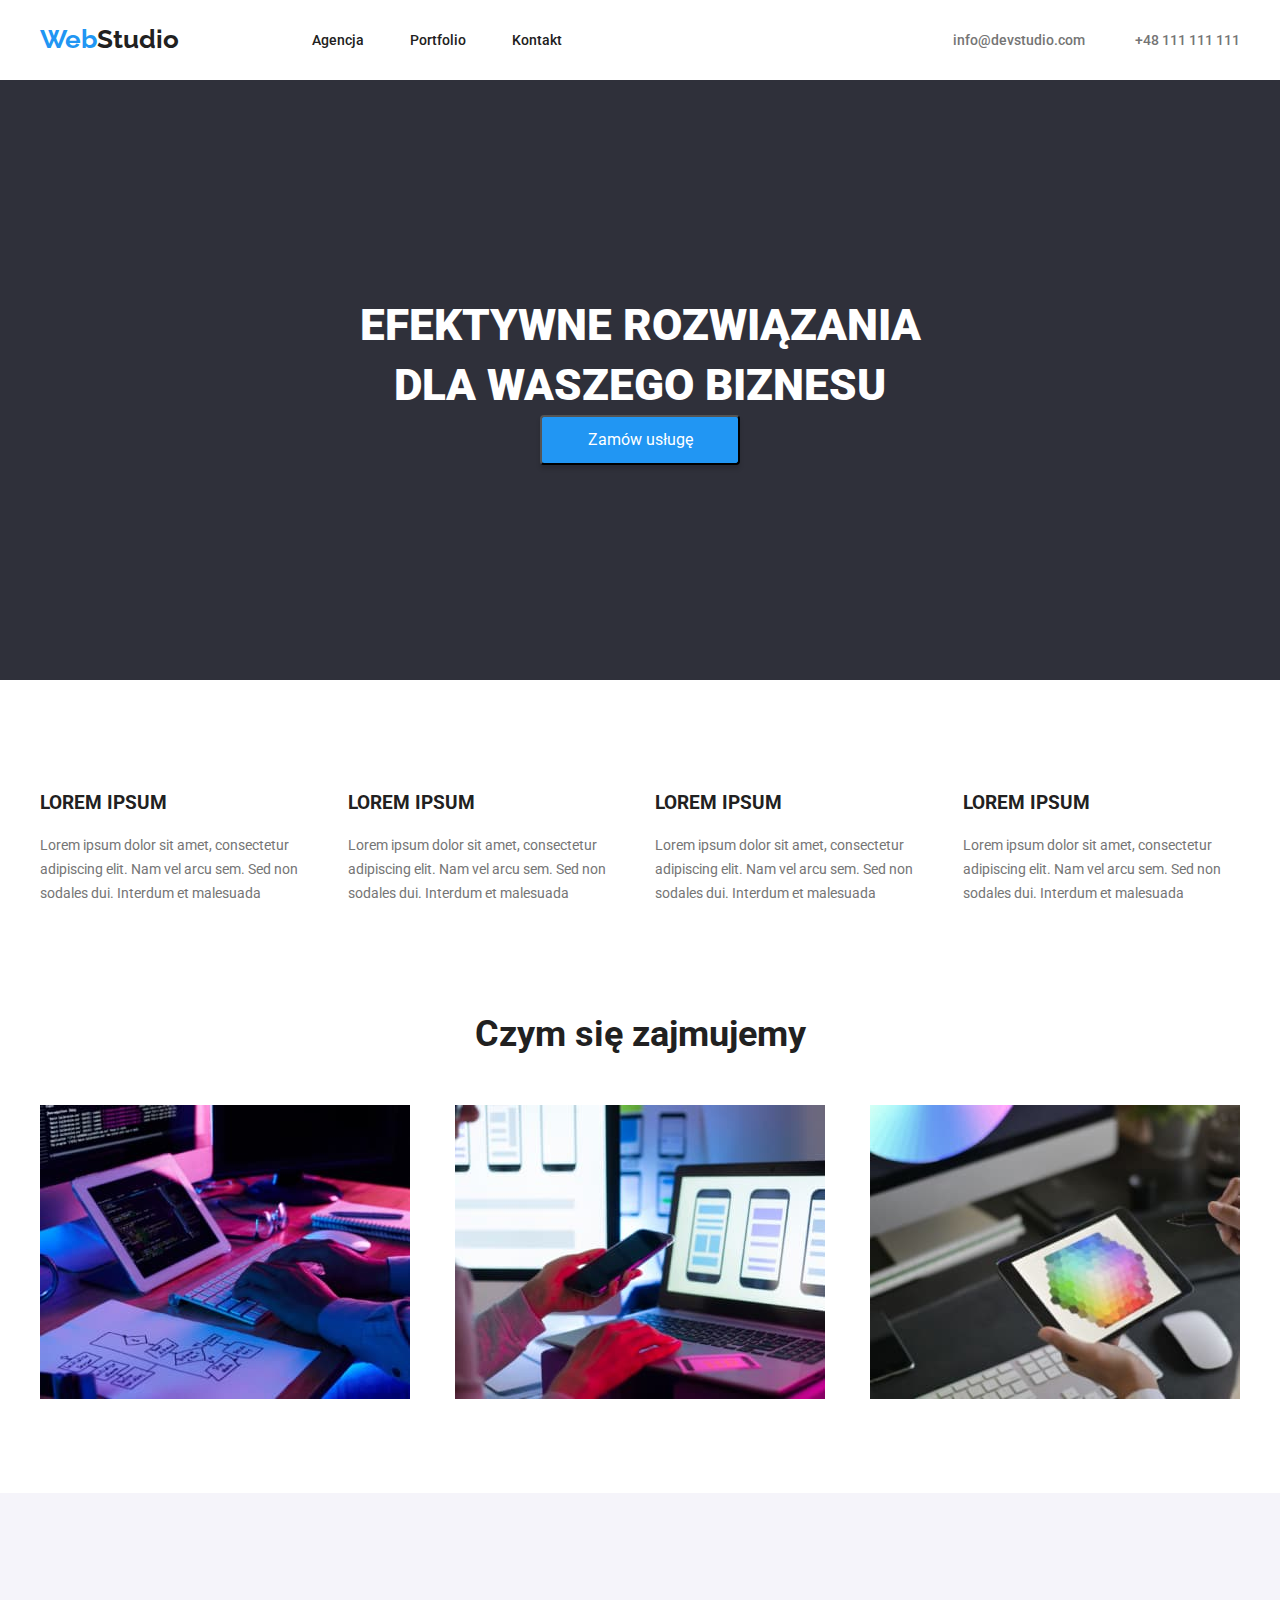
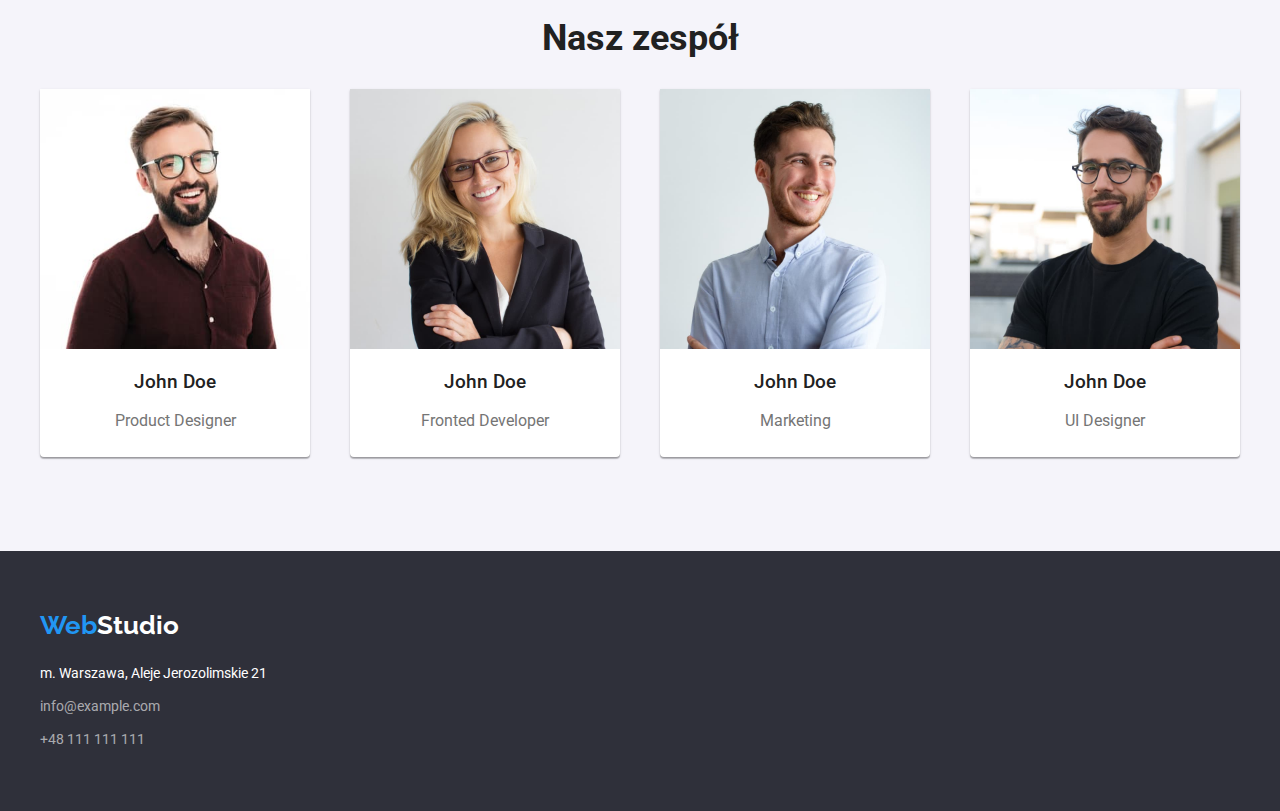
<file: index.html>
<!DOCTYPE html>
<html lang="en">
  <head>
    <meta charset="UTF-8" />
    <meta http-equiv="X-UA-Compatible" content="IE=edge" />
    <meta name="viewport" content="width=device-width, initial-scale=1.0" />
    <link rel="preconnect" href="https://fonts.googleapis.com" />
    <link rel="preconnect" href="https://fonts.gstatic.com" crossorigin />
    <link
      href="https://fonts.googleapis.com/css2?family=Raleway:wght@700&family=Roboto:wght@400;500;700;900&display=swap"
      rel="stylesheet"
    />
    <link rel="stylesheet" href="./css/modern-normalizer.minified.css" />
    <link rel="stylesheet" href="./css/styles.css" />
    <title>WebStudio</title>
  </head>
  <body>
    <header>
      <div class="header_container">
        <nav class="body-header">
          <a class="header_logo" href="./index.html"><span class="span_logo">Web</span>Studio</a>
          <ul class="header_list_1">
            <li class="item">
              <a class="header_nav" href="./index.html" class="link">Agencja</a>
            </li>
            <li class="item">
              <a class="header_nav" href="./portfolio.html" class="link">Portfolio</a>
            </li>
            <li class="item"><a class="header_nav" href="Kontakt" class="link">Kontakt</a></li>
          </ul>
        </nav>
        <ul class="header_list_2">
          <li class="item">
            <a class="header_contact" href="mailto:info@devstudio.com" class="link"
              >info@devstudio.com</a
            >
          </li>
          <li class="item">
            <a class="header_contact" href="tel:+48111111111" class="link">+48 111 111 111</a>
          </li>
        </ul>
      </div>
    </header>
    <main>
      <section class="main_section_1">
        <div class="main_background">
          <h1 class="main_title">
            <div>efektywne rozwiązania<br />dla waszego biznesu</div>
          </h1>
          <button class="order" type="button">Zamów usługę</button>
        </div>
      </section>
      <section>
        <div class="main_div_lorem">
          <ul class="list_lorem">
            <li class="item_lorem">
              <h3>LOREM IPSUM</h3>
              <p>
                Lorem ipsum dolor sit amet, consectetur adipiscing elit. Nam vel arcu sem. Sed non
                sodales dui. Interdum et malesuada
              </p>
            </li>
            <li class="item_lorem">
              <h3>LOREM IPSUM</h3>
              <p>
                Lorem ipsum dolor sit amet, consectetur adipiscing elit. Nam vel arcu sem. Sed non
                sodales dui. Interdum et malesuada
              </p>
            </li>
            <li class="item_lorem">
              <h3>LOREM IPSUM</h3>
              <p>
                Lorem ipsum dolor sit amet, consectetur adipiscing elit. Nam vel arcu sem. Sed non
                sodales dui. Interdum et malesuada
              </p>
            </li>
            <li class="item_lorem">
              <h3>LOREM IPSUM</h3>
              <p>
                Lorem ipsum dolor sit amet, consectetur adipiscing elit. Nam vel arcu sem. Sed non
                sodales dui. Interdum et malesuada
              </p>
            </li>
          </ul>
        </div>
      </section>
      <section>
        <div class="our_advantages">
          <h2 class="advantages_title">Czym się zajmujemy</h2>
          <div class="advantages_images">
            <img
              class="item"
              src="images/img1.jpg"
              alt="pisaniekodunalaptopie"
              height="294"
              width="370"
            />
            <img
              class="item"
              src="images/img2.jpg"
              alt="tworzenieaplikcjimobilnych"
              height="294"
              width="370"
            />
            <img
              class="item"
              src="images/img3.jpg"
              alt="stylizacjaaplikacji"
              height="294"
              width="370"
            />
          </div>
        </div>
      </section>
      <section class="section_our_team">
        <div class="container_team">
          <h2 class="title_our_team">Nasz zespół</h2>
          <ul class="cards_team">
            <li class="item_team">
              <img src="images/img4.jpg" alt="osoba1" width="270" height="260" />
              <h3>John Doe</h3>
              <p>Product Designer</p>
            </li>
            <li class="item_team">
              <img src="images/img5.jpg" alt="osoba2" width="270" height="260" />
              <h3>John Doe</h3>
              <p>Fronted Developer</p>
            </li>
            <li class="item_team">
              <img src="images/img6.jpg" alt="osoba3" width="270" height="260" />
              <h3>John Doe</h3>
              <p>Marketing</p>
            </li>
            <li class="item_team">
              <img src="images/img7.jpg" alt="osoba4" width="270" height="260" />
              <h3>John Doe</h3>
              <p>UI Designer</p>
            </li>
          </ul>
        </div>
      </section>
    </main>
    <footer class="footer">
      <div class="footer_div">
        <a class="footer_logo" href="./index.html"><span class="span_logo">Web</span>Studio</a>
        <address>
          <ul class="list_adress">
            <li class="footer_adress">m. Warszawa, Aleje Jerozolimskie 21</li>
            <li><a class="footer_adress" href="mailto:info@example.com">info@example.com</a></li>
            <li><a class="footer_adress" href="tel:+48111111111">+48 111 111 111</a></li>
          </ul>
        </address>
      </div>
    </footer>
  </body>
</html>
</file>
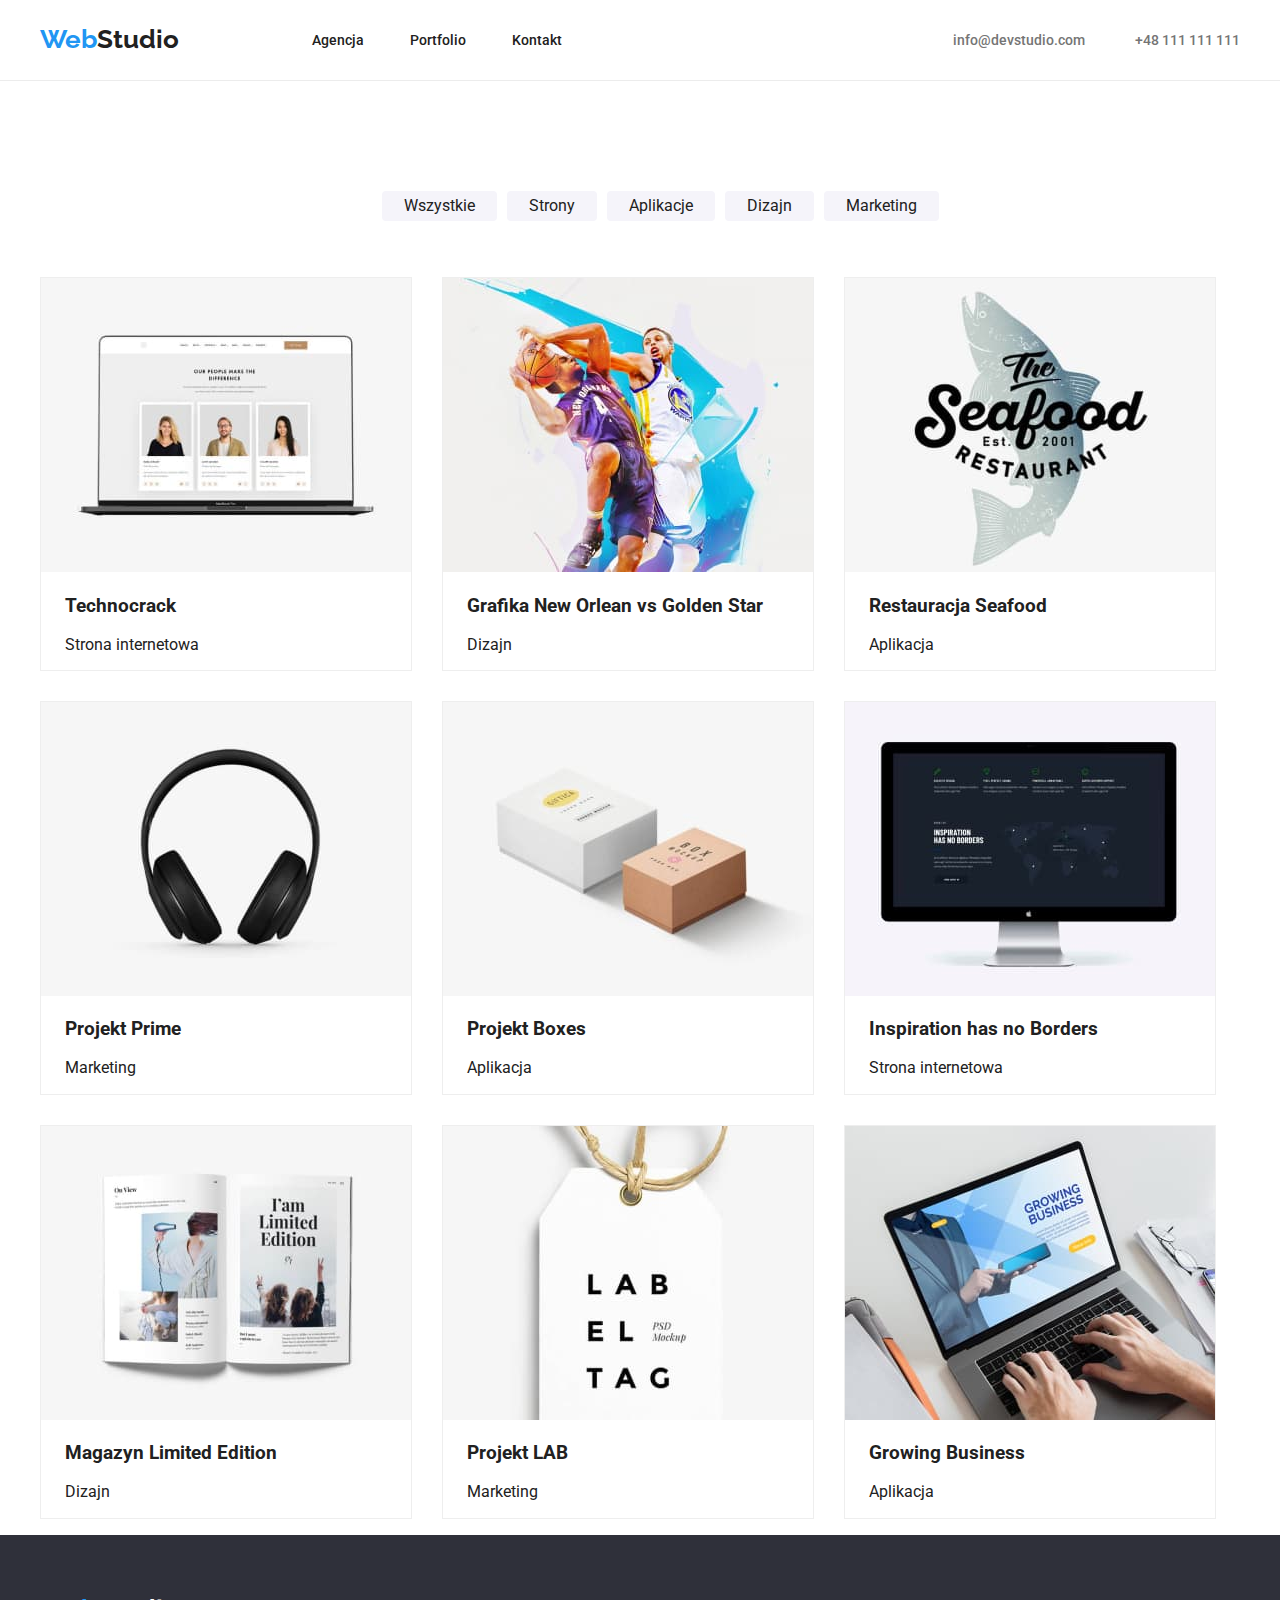
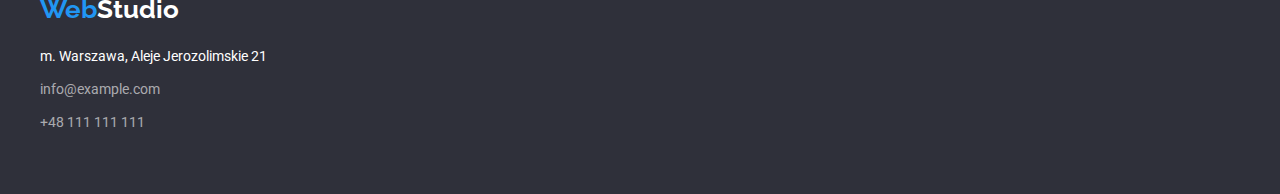
<file: portfolio.html>
<!DOCTYPE html>
<html lang="en">
  <head>
    <meta charset="UTF-8" />
    <meta http-equiv="X-UA-Compatible" content="IE=edge" />
    <meta name="viewport" content="width=device-width, initial-scale=1.0" />
    <link rel="preconnect" href="https://fonts.googleapis.com" />
    <link rel="preconnect" href="https://fonts.gstatic.com" crossorigin />
    <link
      href="https://fonts.googleapis.com/css2?family=Raleway:wght@700&family=Roboto:wght@400;500;700;900&display=swap"
      rel="stylesheet"
    />
    <link rel="stylesheet" href="./css/modern-normalizer.minified.css" />
    <link rel="stylesheet" href="./css/styles.css" />
    <title>WebStudio-Portfolio</title>
  </head>
  <body>
    <header class="header_border">
      <div class="header_container">
        <nav class="body-header">
          <a class="header_logo" href="./index.html"><span class="span_logo">Web</span>Studio</a>
          <ul class="header_list_1">
            <li class="item">
              <a class="header_nav" href="./index.html" class="link">Agencja</a>
            </li>
            <li class="item">
              <a class="header_nav" href="./portfolio.html" class="link">Portfolio</a>
            </li>
            <li class="item"><a class="header_nav" href="Kontakt" class="link">Kontakt</a></li>
          </ul>
        </nav>
        <ul class="header_list_2">
          <li class="item">
            <a class="header_contact" href="mailto:info@devstudio.com" class="link"
              >info@devstudio.com</a
            >
          </li>
          <li class="item">
            <a class="header_contact" href="tel:+48111111111" class="link">+48 111 111 111</a>
          </li>
        </ul>
      </div>
    </header>
    <main>
      <section>
        <div class="filters_container">
          <ul class="main_filters">
            <li class="item"><button class="main_filter" type="button">Wszystkie</button></li>
            <li class="item"><button class="main_filter" type="button">Strony</button></li>
            <li class="item"><button class="main_filter" type="button">Aplikacje</button></li>
            <li class="item"><button class="main_filter" type="button">Dizajn</button></li>
            <li class="item"><button class="main_filter" type="button">Marketing</button></li>
          </ul>
        </div>
      </section>
      <section>
        <div class="div_container">
          <ul class="card-set">
            <li class="card">
              <img src="./images/img8.jpg" alt="Laptop" width="370" height="294" />
              <h3>Technocrack</h3>
              <p>Strona internetowa</p>
            </li>
            <li class="card">
              <img src="./images/img9.jpg" alt="BasketballPlayers" width="370" height="294" />
              <h3>Grafika New Orlean vs Golden Star</h3>
              <p>Dizajn</p>
            </li>
            <li class="card">
              <img src="./images/img10.jpg" alt="Fish" width="370" height="294" />
              <h3>Restauracja Seafood</h3>
              <p>Aplikacja</p>
            </li>
            <li class="card">
              <img src="./images/img11.jpg" alt="Phone" width="370" height="294" />
              <h3>Projekt Prime</h3>
              <p>Marketing</p>
            </li>
            <li class="card">
              <img src="./images/img12.jpg" alt="Boxes" width="370" height="294" />
              <h3>Projekt Boxes</h3>
              <p>Aplikacja</p>
            </li>
            <li class="card">
              <img src="./images/img13.jpg" alt="Monitor" width="370" height="294" />
              <h3>Inspiration has no Borders</h3>
              <p>Strona internetowa</p>
            </li>
            <li class="card">
              <img src="./images/img14.jpg" alt="Catalog" width="370" height="294" />
              <h3>Magazyn Limited Edition</h3>
              <p>Dizajn</p>
            </li>
            <li class="card">
              <img src="./images/img15.jpg" alt="Pendant" width="370" height="294" />
              <h3>Projekt LAB</h3>
              <p>Marketing</p>
            </li>
            <li class="card">
              <img src="./images/img16.jpg" alt="Laptop" width="370" height="294" />
              <h3>Growing Business</h3>
              <p>Aplikacja</p>
            </li>
          </ul>
        </div>
      </section>
    </main>
    <footer class="footer">
      <div class="footer_div">
        <a class="footer_logo" href="./index.html"><span class="span_logo">Web</span>Studio</a>
        <address>
          <ul class="list_adress">
            <li class="footer_adress">m. Warszawa, Aleje Jerozolimskie 21</li>
            <li><a class="footer_adress" href="mailto:info@example.com">info@example.com</a></li>
            <li><a class="footer_adress" href="tel:+48111111111">+48 111 111 111</a></li>
          </ul>
        </address>
      </div>
    </footer>
  </body>
</html>
</file>
<file: css/styles.css>
:root {
  --brand-color: #2196f3;
  --main-color: #212121;
  --background-color: #2f303a;
  --text_on_background-color: #ffffff;
  --filter_background-color: #f5f4fa;
  --lorem-ipsum-color: #757575;
  --our-team-color: #f5f4fa;
}

* {
  box-sizing: border-box;
}

body {
  font-family: 'Roboto', sans-serif;
  color: var(--main-color);
}
/*  font-family: 'Raleway', sans-serif;  */

.span_logo,
.header_logo,
.footer_logo {
  font-family: 'Raleway', sans-serif;
  font-weight: 700;
  font-size: 26px;
  text-decoration: none;
}

.span_logo {
  color: var(--brand-color);
}

.header_logo {
  color: var(--main-color);
  margin-right: 93px;
}

.footer_logo {
  color: var(--text_on_background-color);
}

.header_border {
  border-bottom: 1px solid #ececec;
}

.header_container {
  max-width: 1200px;
  height: 80px;
  margin: 0 auto;
  display: flex;
  justify-content: space-between;
}

.body-header {
  display: flex;
  justify-content: space-between;
  align-items: center;
  margin: 0px;
}

.header_list_1 {
  list-style: none;
  display: flex;
  justify-content: space-between;
}

.header_list_2 {
  list-style: none;
  display: flex;
  justify-content: space-between;
  align-items: center;
  margin: 0px;
}

.header_list_1 > .item:not(:last-child) {
  margin-right: 46px;
}

.header_list_2 > .item:not(:last-child) {
  margin-right: 50px;
}

.header_nav {
  color: var(--main-color);
  font-weight: 500;
  font-size: 14px;
  text-decoration: none;
}

.header_contact {
  color: var(--lorem-ipsum-color);
  font-weight: 500;
  font-size: 14px;
  text-decoration: none;
}

.header_nav:hover,
.header_nav:focus,
.header_contact:hover,
.header_contact:focus,
.footer_adress:hover,
.footer_adress:focus {
  color: var(--brand-color);
}

.filters_container {
  max-width: 1200px;
  padding: 94px 0px 24px 0px;
  margin: 0px auto;
}

.main_filters {
  display: flex;
  justify-content: center;
  list-style: none;
}

.main_filter {
  color: var(--main-color);
  background-color: var(--filter_background-color);
  padding: 6px 22px;
  border: none;
  border-radius: 4px;
  text-align: center;
  text-decoration: none;
}

.main_filters > .item:not(:last-child) {
  margin-right: 10px;
}

.main_filter:hover,
.main_filter:focus {
  color: var(--text_on_background-color);
  background-color: var(--brand-color);
}

.main_section_1 {
  height: 600px;
  background-color: var(--background-color);
  display: flex;
  justify-content: center;
  padding: 94px 0px;
}

.main_background {
  max-width: 1200px;
  display: flex;
  flex-direction: column;
  justify-content: center;
  align-items: center;
  margin: 0px;
  padding: 0px;
}

.main_title {
  color: var(--text_on_background-color);
  font-weight: 900;
  font-size: 44px;
  line-height: 60px;
  text-align: center;
  text-transform: uppercase;
  padding: 0px;
  margin: 0px;
}

.order {
  width: 200px;
  height: 50px;
  color: var(--text_on_background-color);
  background-color: var(--brand-color);
  box-shadow: 0px 4px 4px rgba(0, 0, 0, 0.15);
  border-radius: 4px;
}

.order,
.main_filter,
.footer_adress {
  cursor: pointer;
}

.main_div_lorem {
  max-width: 1200px;
  padding: 94px 0px;
  margin: 0px auto;
}

.list_lorem {
  list-style: none;
  display: flex;
  justify-content: center;
  padding: 0px;
  margin: 0px;
}

.list_lorem > .item_lorem:not(:last-child) {
  padding-right: 30px;
}

.item_lorem p {
  color: var(--lorem-ipsum-color);
  font-size: 14px;
  font-weight: 400;
  line-height: 24px;
}

.our_advantages {
  max-width: 1200px;
  padding-bottom: 94px;
  margin: 0px auto;
}

.advantages_title {
  font-style: normal;
  font-weight: 700;
  font-size: 36px;
  line-height: 42px;
  text-align: center;
  padding-bottom: 50px;
  margin: 0px;
}

.advantages_images {
  display: flex;
  justify-content: space-between;
  padding: 0px;
  margin: 0px;
}

/*
Do zastanowienia padding
.advantages_images > .item:not(:last-child) {
  padding-right: 30px;
}*/

.section_our_team {
  background-color: var(--our-team-color);
  padding: 94px 0px;
}

.container_team {
  max-width: 1200px;
  margin: 0px auto;
}

.title_our_team {
  font-style: normal;
  font-weight: 700;
  font-size: 36px;
  line-height: 42.19px;
  text-align: center;
}

.cards_team {
  list-style: none;
  display: flex;
  justify-content: space-between;
  margin: 0px;
  padding: 0px;
}

.item_team {
  width: 270px;
  height: 368px;
  background: #ffffff;
  /* material shadow v1 */

  box-shadow: 0px 1px 3px rgba(0, 0, 0, 0.12), 0px 1px 1px rgba(0, 0, 0, 0.14),
    0px 2px 1px rgba(0, 0, 0, 0.2);
  border-radius: 0px 0px 4px 4px;
}

.item_team h3 {
  font-weight: 500;
  text-align: center;
}

.item_team p {
  color: var(--lorem-ipsum-color);
  text-align: center;
  font-weight: 400;
}

.div_container {
  max-width: 1200px;
  padding: 0px;
  margin: 0px auto;
}

.card-set {
  list-style: none;
  display: flex;
  flex-wrap: wrap;
  padding: 0%;
  gap: 30px;
}

.card {
  margin: 0%;
  padding: 0%;
  border: 1px solid #eeeeee;
  flex-basis: ((100% - 2 * 30px) / 3);
}

.card h3,
.card p {
  padding-left: 24px;
}

.footer {
  background-color: var(--background-color);
  padding: 60px 0px;
}

.footer_div {
  max-width: 1200px;
  margin: 0px auto;
}

.list_adress {
  list-style: none;
  line-height: 24px;
  padding: 0px;
  margin: 0px;
}

.list_adress:first-child {
  padding-top: 20px;
}

.footer_adress {
  color: var(--text_on_background-color);
  font-weight: 400;
  font-size: 14px;
  line-height: 24px;
  padding: 0px;
  margin: 0px;
  font-style: normal;
  text-decoration: none;
}

.list_adress > li:not(:last-child) {
  padding-bottom: 9px;
}

.list_adress a {
  color: rgba(255, 255, 255, 0.6);
}
</file>
<file: css/modern-normalizer.minified.css>
/**
 * Minified by jsDelivr using clean-css v4.2.3.
 * Original file: /npm/modern-normalize@1.1.0/modern-normalize.css
 *
 * Do NOT use SRI with dynamically generated files! More information: https://www.jsdelivr.com/using-sri-with-dynamic-files
 */
/*! modern-normalize v1.1.0 | MIT License | https://github.com/sindresorhus/modern-normalize */
*,
::after,
::before {
  box-sizing: border-box;
}
html {
  -moz-tab-size: 4;
  tab-size: 4;
}
html {
  line-height: 1.15;
  -webkit-text-size-adjust: 100%;
}
body {
  margin: 0;
}
body {
  font-family: system-ui, -apple-system, 'Segoe UI', Roboto, Helvetica, Arial, sans-serif,
    'Apple Color Emoji', 'Segoe UI Emoji';
}
hr {
  height: 0;
  color: inherit;
}
abbr[title] {
  text-decoration: underline dotted;
}
b,
strong {
  font-weight: bolder;
}
code,
kbd,
pre,
samp {
  font-family: ui-monospace, SFMono-Regular, Consolas, 'Liberation Mono', Menlo, monospace;
  font-size: 1em;
}
small {
  font-size: 80%;
}
sub,
sup {
  font-size: 75%;
  line-height: 0;
  position: relative;
  vertical-align: baseline;
}
sub {
  bottom: -0.25em;
}
sup {
  top: -0.5em;
}
table {
  text-indent: 0;
  border-color: inherit;
}
button,
input,
optgroup,
select,
textarea {
  font-family: inherit;
  font-size: 100%;
  line-height: 1.15;
  margin: 0;
}
button,
select {
  text-transform: none;
}
[type='button'],
[type='reset'],
[type='submit'],
button {
  -webkit-appearance: button;
}
::-moz-focus-inner {
  border-style: none;
  padding: 0;
}
:-moz-focusring {
  outline: 1px dotted ButtonText;
}
:-moz-ui-invalid {
  box-shadow: none;
}
legend {
  padding: 0;
}
progress {
  vertical-align: baseline;
}
::-webkit-inner-spin-button,
::-webkit-outer-spin-button {
  height: auto;
}
[type='search'] {
  -webkit-appearance: textfield;
  outline-offset: -2px;
}
::-webkit-search-decoration {
  -webkit-appearance: none;
}
::-webkit-file-upload-button {
  -webkit-appearance: button;
  font: inherit;
}
summary {
  display: list-item;
}
/*# sourceMappingURL=/sm/b8ae781793ee4eb86edef3f2a2ac43a5575d063ed8cd287d7553f9f1b2776616.map */
</file>
